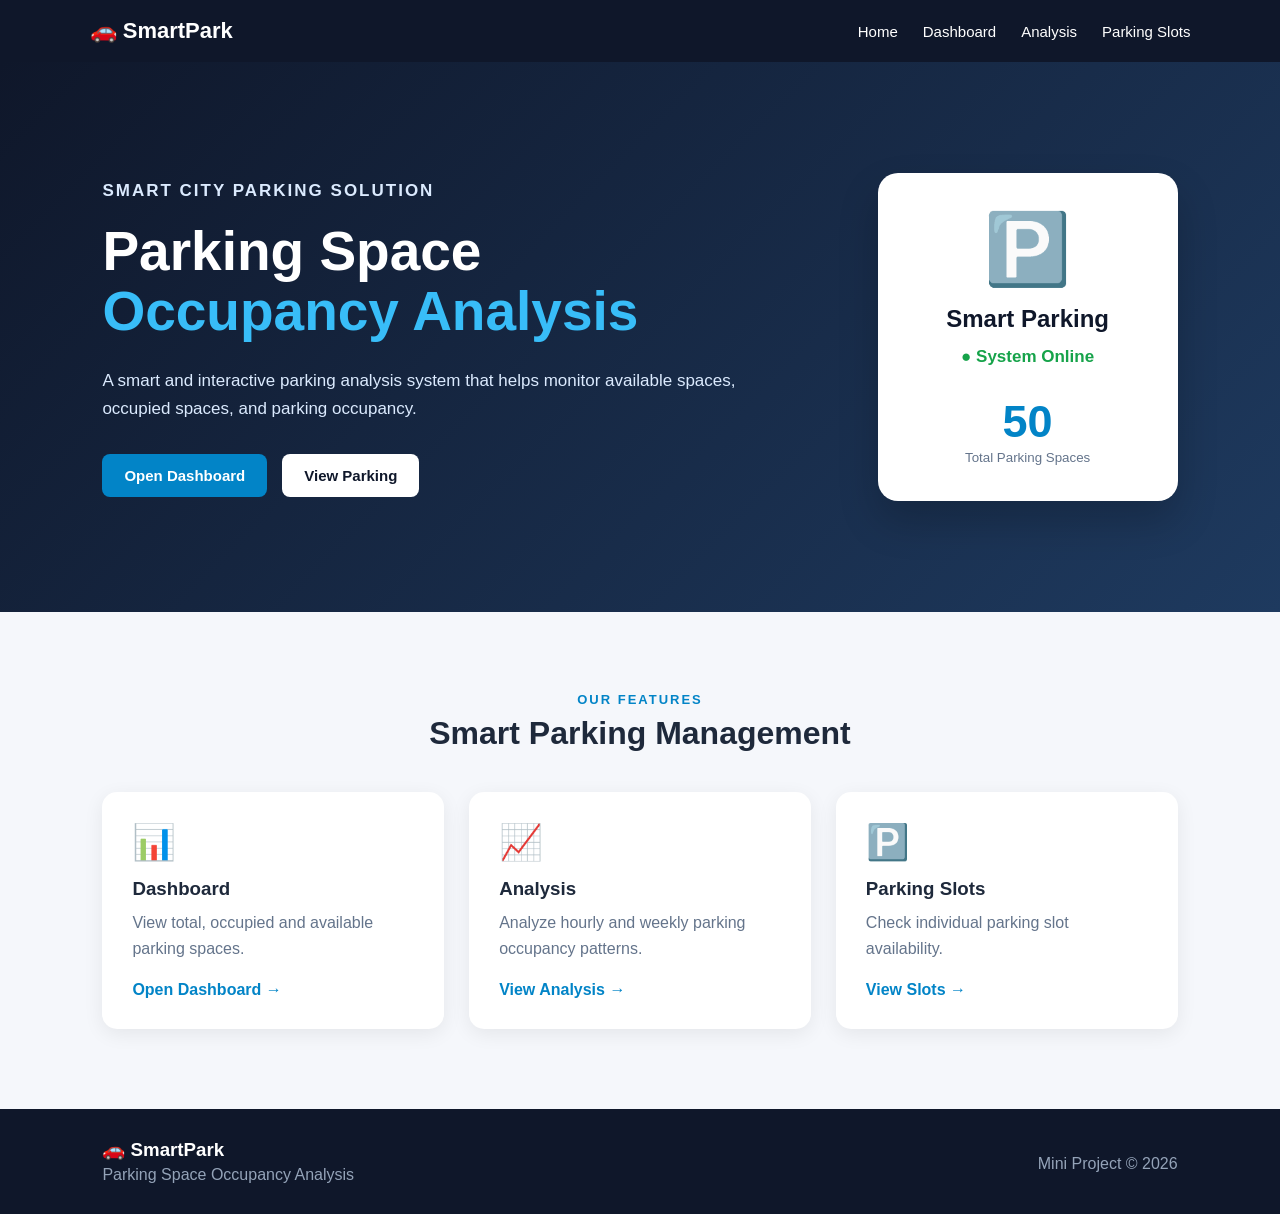
<file: index.html>
<!DOCTYPE html>
<html lang="en">
<head>
    <meta charset="UTF-8">
    <meta name="viewport" content="width=device-width, initial-scale=1.0">
    <title>SmartPark | Home</title>
    <link rel="stylesheet" href="style.css">
</head>

<body>

<header>
    <div class="logo">🚗 SmartPark</div>

    <nav>
        <a href="index.html">Home</a>
        <a href="dashboard.html">Dashboard</a>
        <a href="analysis.html">Analysis</a>
        <a href="parking.html">Parking Slots</a>
    </nav>
</header>

<section class="hero">

    <div class="hero-content">

        <p class="tag">SMART CITY PARKING SOLUTION</p>

        <h1>
            Parking Space
            <span>Occupancy Analysis</span>
        </h1>

        <p>
            A smart and interactive parking analysis system
            that helps monitor available spaces, occupied spaces,
            and parking occupancy.
        </p>

        <div class="hero-buttons">
            <a href="dashboard.html" class="button">
                Open Dashboard
            </a>

            <a href="parking.html" class="button secondary">
                View Parking
            </a>
        </div>

    </div>

    <div class="hero-status">

        <div class="parking-symbol">🅿️</div>

        <h2>Smart Parking</h2>

        <p class="online">● System Online</p>

        <div class="available-number">
            <span>50</span>
            <small>Total Parking Spaces</small>
        </div>

    </div>

</section>

<section class="features">

    <div class="section-title">
        <p>OUR FEATURES</p>
        <h2>Smart Parking Management</h2>
    </div>

    <div class="feature-grid">

        <div class="feature-card">
            <div class="feature-icon">📊</div>

            <h3>Dashboard</h3>

            <p>
                View total, occupied and available
                parking spaces.
            </p>

            <a href="dashboard.html">
                Open Dashboard →
            </a>
        </div>


        <div class="feature-card">
            <div class="feature-icon">📈</div>

            <h3>Analysis</h3>

            <p>
                Analyze hourly and weekly parking
                occupancy patterns.
            </p>

            <a href="analysis.html">
                View Analysis →
            </a>
        </div>


        <div class="feature-card">
            <div class="feature-icon">🅿️</div>

            <h3>Parking Slots</h3>

            <p>
                Check individual parking slot
                availability.
            </p>

            <a href="parking.html">
                View Slots →
            </a>
        </div>

    </div>

</section>

<footer>

    <div>
        <h3>🚗 SmartPark</h3>
        <p>Parking Space Occupancy Analysis</p>
    </div>

    <p>Mini Project © 2026</p>

</footer>

</body>
</html>
</file>
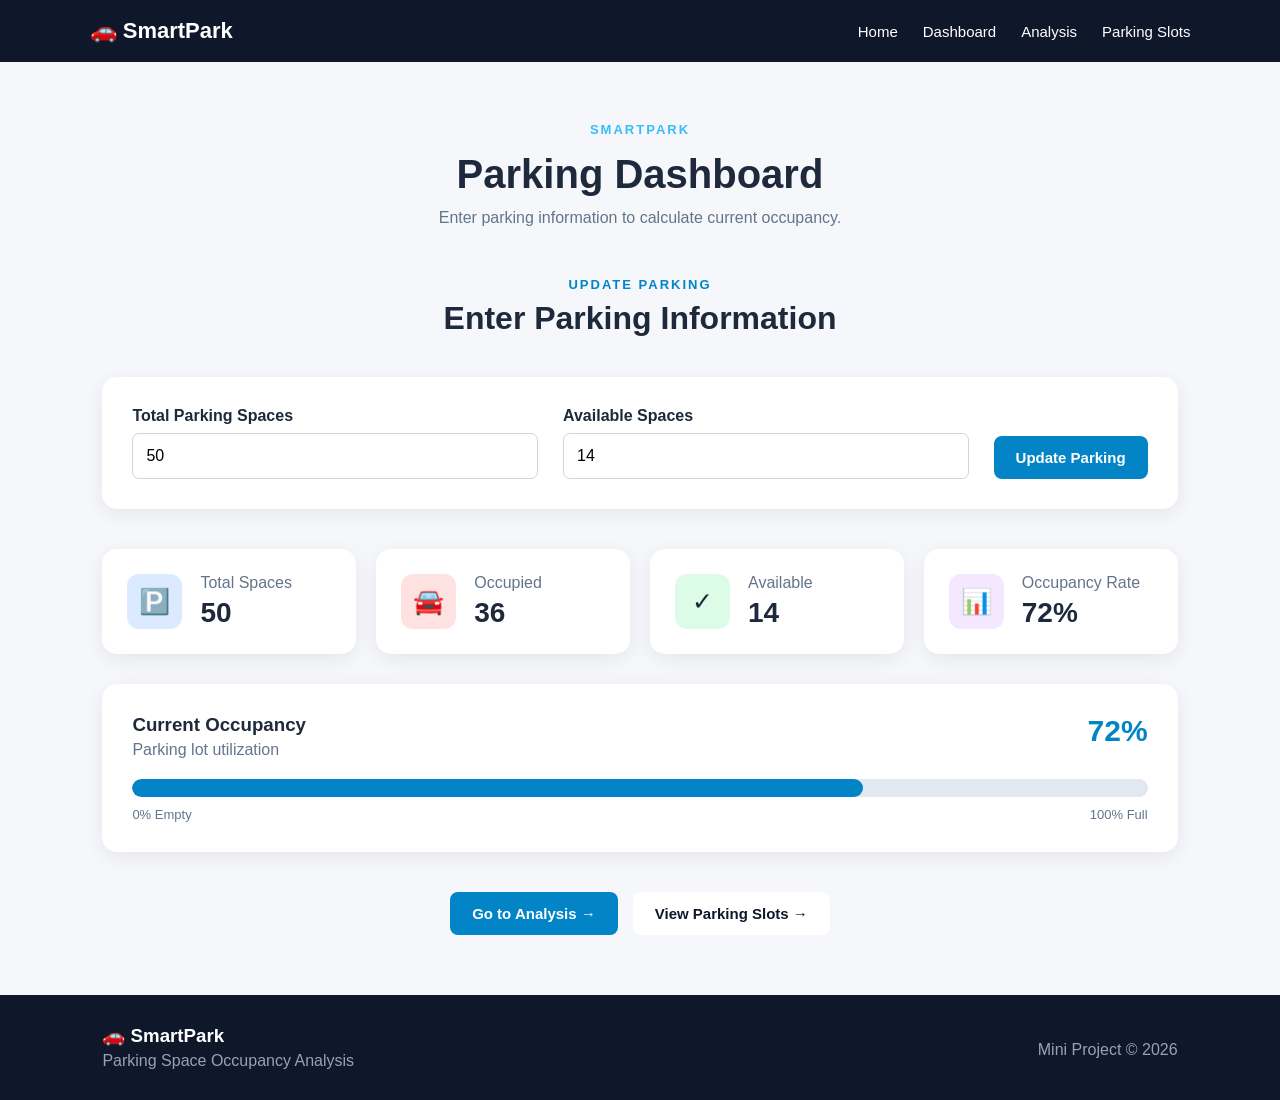
<file: analysis.html>
<!DOCTYPE html>
<html lang="en">

<head>

    <meta charset="UTF-8">

    <meta name="viewport"
          content="width=device-width, initial-scale=1.0">

    <title>SmartPark | Dashboard</title>

    <link rel="stylesheet" href="style.css">

</head>

<body>

<header>

    <div class="logo">🚗 SmartPark</div>

    <nav>
        <a href="index.html">Home</a>
        <a href="dashboard.html">Dashboard</a>
        <a href="analysis.html">Analysis</a>
        <a href="parking.html">Parking Slots</a>
    </nav>

</header>


<main>

    <div class="page-title">

        <p class="tag">SMARTPARK</p>

        <h1>Parking Dashboard</h1>

        <p>
            Enter parking information to calculate
            current occupancy.
        </p>

    </div>


    <section class="input-section">

        <div class="section-title">

            <p>UPDATE PARKING</p>

            <h2>Enter Parking Information</h2>

        </div>


        <div class="input-card">

            <div class="input-group">

                <label>Total Parking Spaces</label>

                <input
                    type="number"
                    id="totalInput"
                    value="50"
                    min="1"
                >

            </div>


            <div class="input-group">

                <label>Available Spaces</label>

                <input
                    type="number"
                    id="availableInput"
                    value="14"
                    min="0"
                >

            </div>


            <button id="updateButton">
                Update Parking
            </button>

        </div>

    </section>


    <section class="stats">


        <div class="stat-card">

            <div class="icon blue">🅿️</div>

            <div>
                <p>Total Spaces</p>
                <h2 id="totalSpaces">50</h2>
            </div>

        </div>


        <div class="stat-card">

            <div class="icon red">🚘</div>

            <div>
                <p>Occupied</p>
                <h2 id="occupiedSpaces">36</h2>
            </div>

        </div>


        <div class="stat-card">

            <div class="icon green">✓</div>

            <div>
                <p>Available</p>
                <h2 id="availableSpaces">14</h2>
            </div>

        </div>


        <div class="stat-card">

            <div class="icon purple">📊</div>

            <div>
                <p>Occupancy Rate</p>
                <h2 id="occupancyRate">72%</h2>
            </div>

        </div>

    </section>


    <section class="occupancy-card">

        <div class="occupancy-header">

            <div>

                <h3>Current Occupancy</h3>

                <p>
                    Parking lot utilization
                </p>

            </div>

            <strong id="occupancyText">
                72%
            </strong>

        </div>


        <div class="progress">

            <div
                class="progress-fill"
                id="progressFill">
            </div>

        </div>


        <div class="progress-labels">

            <span>0% Empty</span>

            <span>100% Full</span>

        </div>

    </section>


    <div class="next-buttons">

        <a href="analysis.html"
           class="button">
            Go to Analysis →
        </a>

        <a href="parking.html"
           class="button secondary">
            View Parking Slots →
        </a>

    </div>

</main>


<footer>

    <div>

        <h3>🚗 SmartPark</h3>

        <p>
            Parking Space Occupancy Analysis
        </p>

    </div>

    <p>
        Mini Project © 2026
    </p>

</footer>


<script src="script.js"></script>

</body>
</html>
</file>
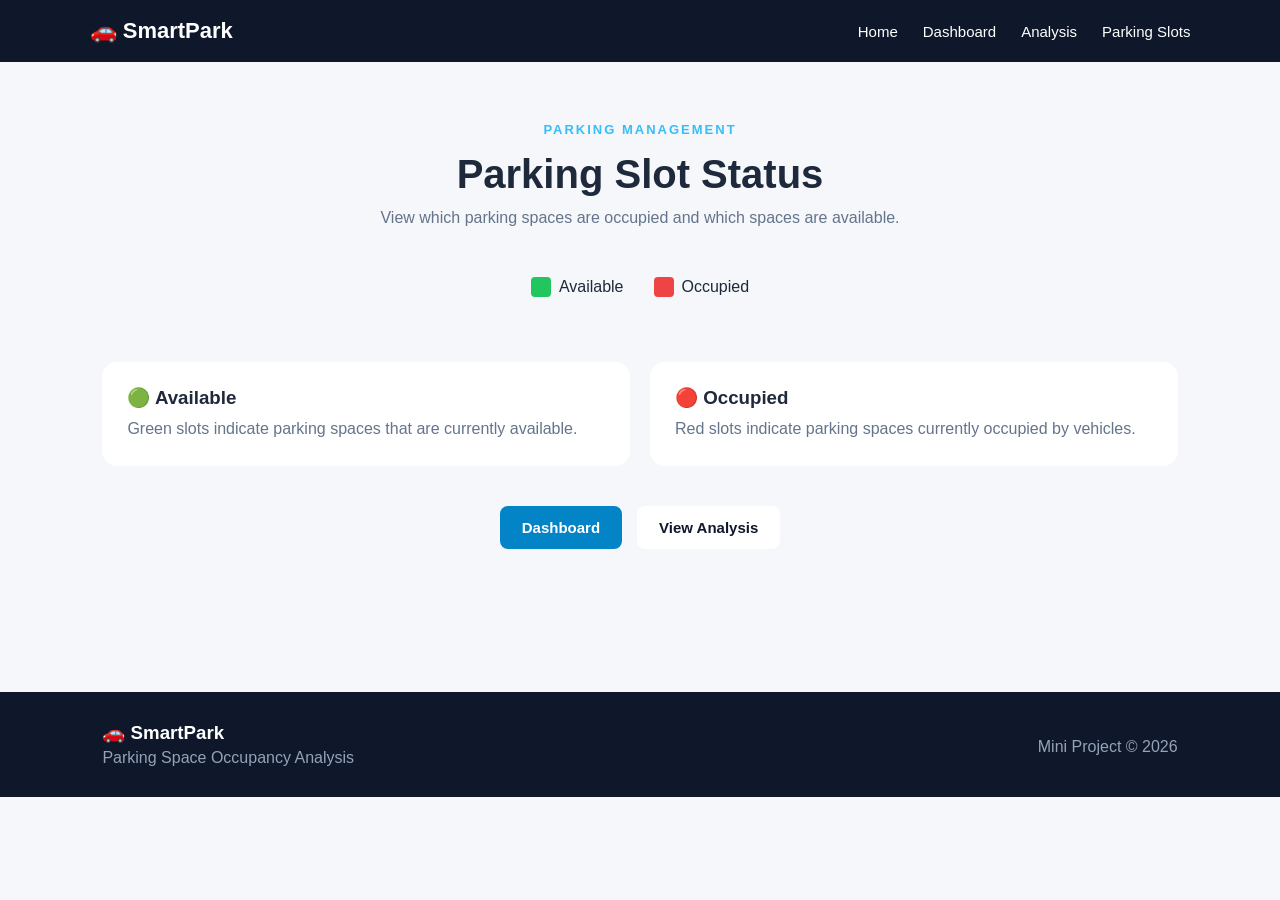
<file: parking.html>
<!DOCTYPE html>
<html lang="en">

<head>

    <meta charset="UTF-8">

    <meta name="viewport"
          content="width=device-width, initial-scale=1.0">

    <title>SmartPark | Parking Slots</title>

    <link rel="stylesheet" href="style.css">

</head>

<body>

<header>

    <div class="logo">🚗 SmartPark</div>

    <nav>
        <a href="index.html">Home</a>
        <a href="dashboard.html">Dashboard</a>
        <a href="analysis.html">Analysis</a>
        <a href="parking.html">Parking Slots</a>
    </nav>

</header>


<main>

    <div class="page-title">

        <p class="tag">
            PARKING MANAGEMENT
        </p>

        <h1>
            Parking Slot Status
        </h1>

        <p>
            View which parking spaces are occupied
            and which spaces are available.
        </p>

    </div>


    <div class="legend">

        <div>

            <span class="legend-box available">
            </span>

            Available

        </div>


        <div>

            <span class="legend-box occupied">
            </span>

            Occupied

        </div>

    </div>


    <div
        id="parkingGrid"
        class="parking-grid">
    </div>


    <section class="slot-info">

        <div>

            <h3>🟢 Available</h3>

            <p>
                Green slots indicate parking spaces
                that are currently available.
            </p>

        </div>


        <div>

            <h3>🔴 Occupied</h3>

            <p>
                Red slots indicate parking spaces
                currently occupied by vehicles.
            </p>

        </div>

    </section>


    <div class="next-buttons">

        <a href="dashboard.html"
           class="button">
            Dashboard
        </a>

        <a href="analysis.html"
           class="button secondary">
            View Analysis
        </a>

    </div>

</main>


<footer>

    <div>

        <h3>🚗 SmartPark</h3>

        <p>
            Parking Space Occupancy Analysis
        </p>

    </div>

    <p>
        Mini Project © 2026
    </p>

</footer>


<script src="script.js"></script>

</body>
</html>
</file>
<file: style.css>
* {
    margin: 0;
    padding: 0;
    box-sizing: border-box;
}

body {
    font-family: Arial, sans-serif;
    background: #f5f7fb;
    color: #1e293b;
}


/* HEADER */

header {
    background: #0f172a;
    color: white;
    padding: 18px 7%;
    display: flex;
    justify-content: space-between;
    align-items: center;
}

.logo {
    font-size: 22px;
    font-weight: bold;
}

nav {
    display: flex;
    gap: 25px;
}

nav a {
    color: white;
    text-decoration: none;
    font-size: 15px;
}

nav a:hover {
    color: #38bdf8;
}


/* HERO */

.hero {
    min-height: 550px;
    padding: 80px 8%;
    display: flex;
    justify-content: space-between;
    align-items: center;
    gap: 50px;
    background: linear-gradient(
        135deg,
        #0f172a,
        #1e3a5f
    );
    color: white;
}

.hero-content {
    max-width: 650px;
}

.tag {
    color: #38bdf8;
    font-size: 13px;
    font-weight: bold;
    letter-spacing: 2px;
    margin-bottom: 15px;
}

.hero h1 {
    font-size: 55px;
    line-height: 1.1;
    margin-bottom: 25px;
}

.hero h1 span {
    display: block;
    color: #38bdf8;
}

.hero p {
    line-height: 1.7;
    color: #dbeafe;
    font-size: 17px;
}

.hero-buttons {
    display: flex;
    gap: 15px;
    margin-top: 30px;
}


/* BUTTON */

.button,
button {
    display: inline-block;
    border: none;
    background: #0284c7;
    color: white;
    padding: 13px 22px;
    border-radius: 8px;
    text-decoration: none;
    cursor: pointer;
    font-size: 15px;
    font-weight: bold;
}

.button:hover,
button:hover {
    background: #0369a1;
}

.button.secondary {
    background: white;
    color: #0f172a;
}

.button.secondary:hover {
    background: #e2e8f0;
}


/* HERO STATUS */

.hero-status {
    background: white;
    color: #0f172a;
    width: 300px;
    padding: 35px;
    border-radius: 20px;
    text-align: center;
    box-shadow: 0 20px 40px rgba(0,0,0,0.2);
}

.parking-symbol {
    font-size: 70px;
}

.hero-status h2 {
    margin: 15px 0 10px;
}

.online {
    color: #16a34a !important;
    font-weight: bold;
}

.available-number {
    margin-top: 25px;
}

.available-number span {
    display: block;
    font-size: 45px;
    font-weight: bold;
    color: #0284c7;
}

.available-number small {
    color: #64748b;
}


/* FEATURES */

.features {
    padding: 80px 8%;
}

.section-title {
    text-align: center;
    margin-bottom: 40px;
}

.section-title p {
    color: #0284c7;
    font-weight: bold;
    font-size: 13px;
    letter-spacing: 2px;
}

.section-title h2 {
    margin-top: 8px;
    font-size: 32px;
}

.feature-grid {
    display: grid;
    grid-template-columns: repeat(3, 1fr);
    gap: 25px;
}

.feature-card {
    background: white;
    padding: 30px;
    border-radius: 15px;
    box-shadow: 0 5px 20px rgba(0,0,0,0.07);
}

.feature-icon {
    font-size: 35px;
    margin-bottom: 15px;
}

.feature-card h3 {
    margin-bottom: 10px;
}

.feature-card p {
    color: #64748b;
    line-height: 1.6;
    margin-bottom: 20px;
}

.feature-card a {
    color: #0284c7;
    text-decoration: none;
    font-weight: bold;
}


/* MAIN */

main {
    padding: 60px 8%;
    min-height: 70vh;
}

.page-title {
    text-align: center;
    margin-bottom: 50px;
}

.page-title h1 {
    font-size: 40px;
    margin-bottom: 12px;
}

.page-title > p:last-child {
    color: #64748b;
}


/* INPUT */

.input-section {
    margin-bottom: 40px;
}

.input-card {
    background: white;
    padding: 30px;
    border-radius: 15px;
    display: flex;
    align-items: end;
    gap: 25px;
    box-shadow: 0 5px 20px rgba(0,0,0,0.07);
}

.input-group {
    flex: 1;
}

.input-group label {
    display: block;
    font-weight: bold;
    margin-bottom: 8px;
}

.input-group input {
    width: 100%;
    padding: 13px;
    border: 1px solid #cbd5e1;
    border-radius: 7px;
    font-size: 16px;
}


/* STATS */

.stats {
    display: grid;
    grid-template-columns: repeat(4, 1fr);
    gap: 20px;
    margin-bottom: 30px;
}

.stat-card {
    background: white;
    padding: 25px;
    border-radius: 15px;
    display: flex;
    align-items: center;
    gap: 18px;
    box-shadow: 0 5px 20px rgba(0,0,0,0.07);
}

.stat-card p {
    color: #64748b;
    margin-bottom: 5px;
}

.stat-card h2 {
    font-size: 28px;
}

.icon {
    width: 55px;
    height: 55px;
    display: flex;
    justify-content: center;
    align-items: center;
    border-radius: 12px;
    font-size: 25px;
}

.icon.blue {
    background: #dbeafe;
}

.icon.red {
    background: #fee2e2;
}

.icon.green {
    background: #dcfce7;
}

.icon.purple {
    background: #f3e8ff;
}


/* OCCUPANCY */

.occupancy-card {
    background: white;
    padding: 30px;
    border-radius: 15px;
    box-shadow: 0 5px 20px rgba(0,0,0,0.07);
}

.occupancy-header {
    display: flex;
    justify-content: space-between;
    margin-bottom: 20px;
}

.occupancy-header p {
    color: #64748b;
    margin-top: 5px;
}

.occupancy-header strong {
    font-size: 30px;
    color: #0284c7;
}

.progress {
    height: 18px;
    background: #e2e8f0;
    border-radius: 20px;
    overflow: hidden;
}

.progress-fill {
    height: 100%;
    width: 72%;
    background: #0284c7;
    border-radius: 20px;
    transition: width 0.5s;
}

.progress-labels {
    display: flex;
    justify-content: space-between;
    margin-top: 10px;
    color: #64748b;
    font-size: 13px;
}

.next-buttons {
    display: flex;
    justify-content: center;
    gap: 15px;
    margin-top: 40px;
}


/* CHARTS */

.charts {
    display: grid;
    grid-template-columns: 1fr 1fr;
    gap: 25px;
}

.chart-card {
    background: white;
    padding: 25px;
    border-radius: 15px;
    box-shadow: 0 5px 20px rgba(0,0,0,0.07);
}

.chart-card h3 {
    margin-bottom: 8px;
}

.chart-card > p {
    color: #64748b;
    margin-bottom: 20px;
}

.chart-container {
    height: 300px;
}


/* PEAK */

.peak-card {
    margin-top: 30px;
    background: #e0f2fe;
    padding: 30px;
    border-radius: 15px;
    display: flex;
    align-items: center;
    gap: 25px;
}

.peak-icon {
    font-size: 50px;
}

.peak-card h2 {
    font-size: 32px;
    margin: 5px 0;
}

.peak-card p:last-child {
    color: #475569;
}


/* SUMMARY */

.summary {
    margin-top: 60px;
}

.summary-grid {
    display: grid;
    grid-template-columns: repeat(3, 1fr);
    gap: 20px;
}

.summary-card {
    background: white;
    padding: 30px;
    border-radius: 15px;
    text-align: center;
    box-shadow: 0 5px 20px rgba(0,0,0,0.07);
}

.summary-card span {
    display: block;
    color: #64748b;
    margin-bottom: 10px;
}

.summary-card strong {
    font-size: 35px;
    color: #0284c7;
}


/* PARKING */

.legend {
    display: flex;
    justify-content: center;
    gap: 30px;
    margin-bottom: 30px;
}

.legend > div {
    display: flex;
    align-items: center;
    gap: 8px;
}

.legend-box {
    width: 20px;
    height: 20px;
    display: inline-block;
    border-radius: 4px;
}

.legend-box.available {
    background: #22c55e;
}

.legend-box.occupied {
    background: #ef4444;
}

.parking-grid {
    display: grid;
    grid-template-columns: repeat(10, 1fr);
    gap: 12px;
}

.parking-slot {
    padding: 20px 5px;
    border-radius: 8px;
    color: white;
    text-align: center;
    font-weight: bold;
    cursor: pointer;
    transition: 0.2s;
}

.parking-slot:hover {
    transform: translateY(-3px);
}

.parking-slot.available {
    background: #22c55e;
}

.parking-slot.occupied {
    background: #ef4444;
}

.slot-info {
    margin-top: 35px;
    display: grid;
    grid-template-columns: 1fr 1fr;
    gap: 20px;
}

.slot-info div {
    background: white;
    padding: 25px;
    border-radius: 15px;
}

.slot-info p {
    color: #64748b;
    margin-top: 8px;
    line-height: 1.5;
}


/* FOOTER */

footer {
    background: #0f172a;
    color: white;
    padding: 30px 8%;
    display: flex;
    justify-content: space-between;
    align-items: center;
}

footer p {
    color: #94a3b8;
    margin-top: 5px;
}


/* RESPONSIVE */

@media (max-width: 900px) {

    header {
        flex-direction: column;
        gap: 20px;
    }

    nav {
        flex-wrap: wrap;
        justify-content: center;
    }

    .hero {
        flex-direction: column;
        text-align: center;
    }

    .hero h1 {
        font-size: 40px;
    }

    .hero-buttons {
        justify-content: center;
    }

    .feature-grid {
        grid-template-columns: 1fr;
    }

    .stats {
        grid-template-columns: 1fr 1fr;
    }

    .charts {
        grid-template-columns: 1fr;
    }

    .parking-grid {
        grid-template-columns: repeat(5, 1fr);
    }

}

@media (max-width: 600px) {

    main {
        padding: 40px 5%;
    }

    .input-card {
        flex-direction: column;
        align-items: stretch;
    }

    .stats {
        grid-template-columns: 1fr;
    }

    .summary-grid {
        grid-template-columns: 1fr;
    }

    .slot-info {
        grid-template-columns: 1fr;
    }

    .parking-grid {
        grid-template-columns: repeat(4, 1fr);
    }

    footer {
        flex-direction: column;
        gap: 15px;
        text-align: center;
    }

}
</file>
